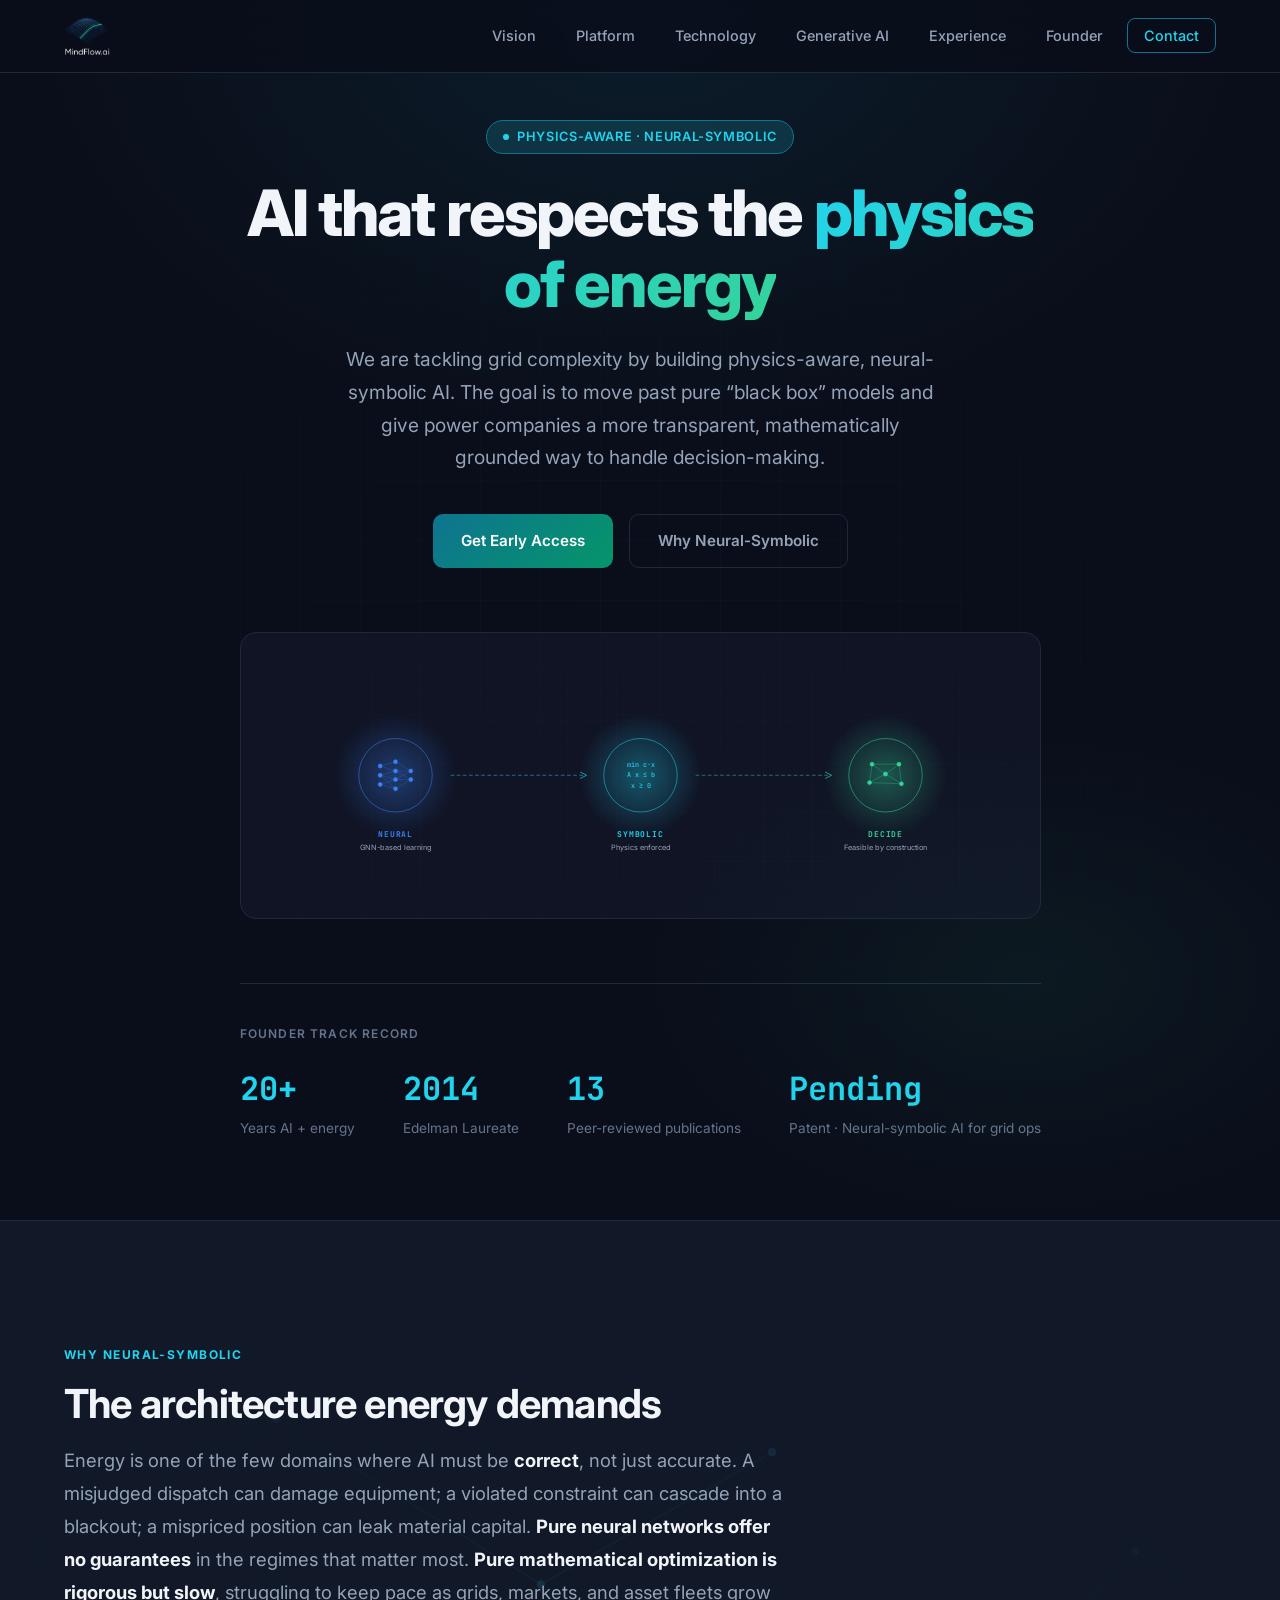
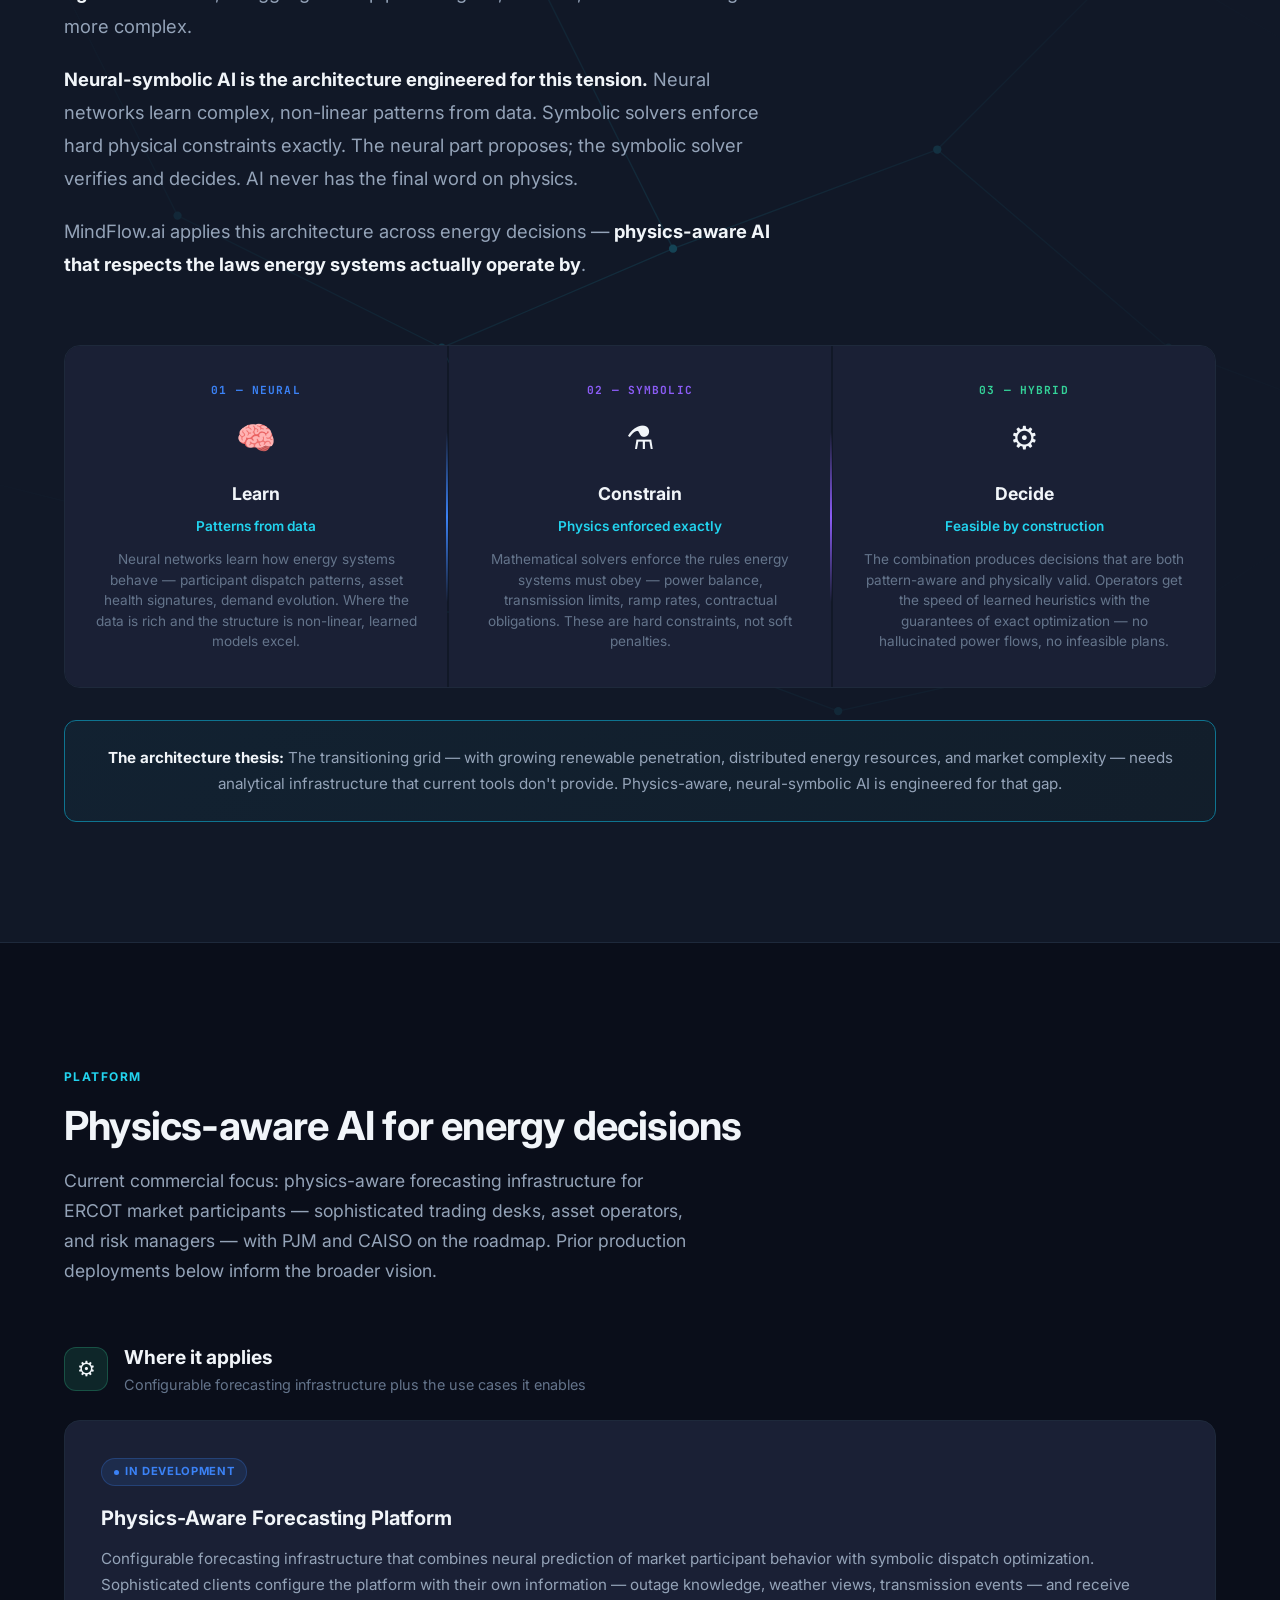
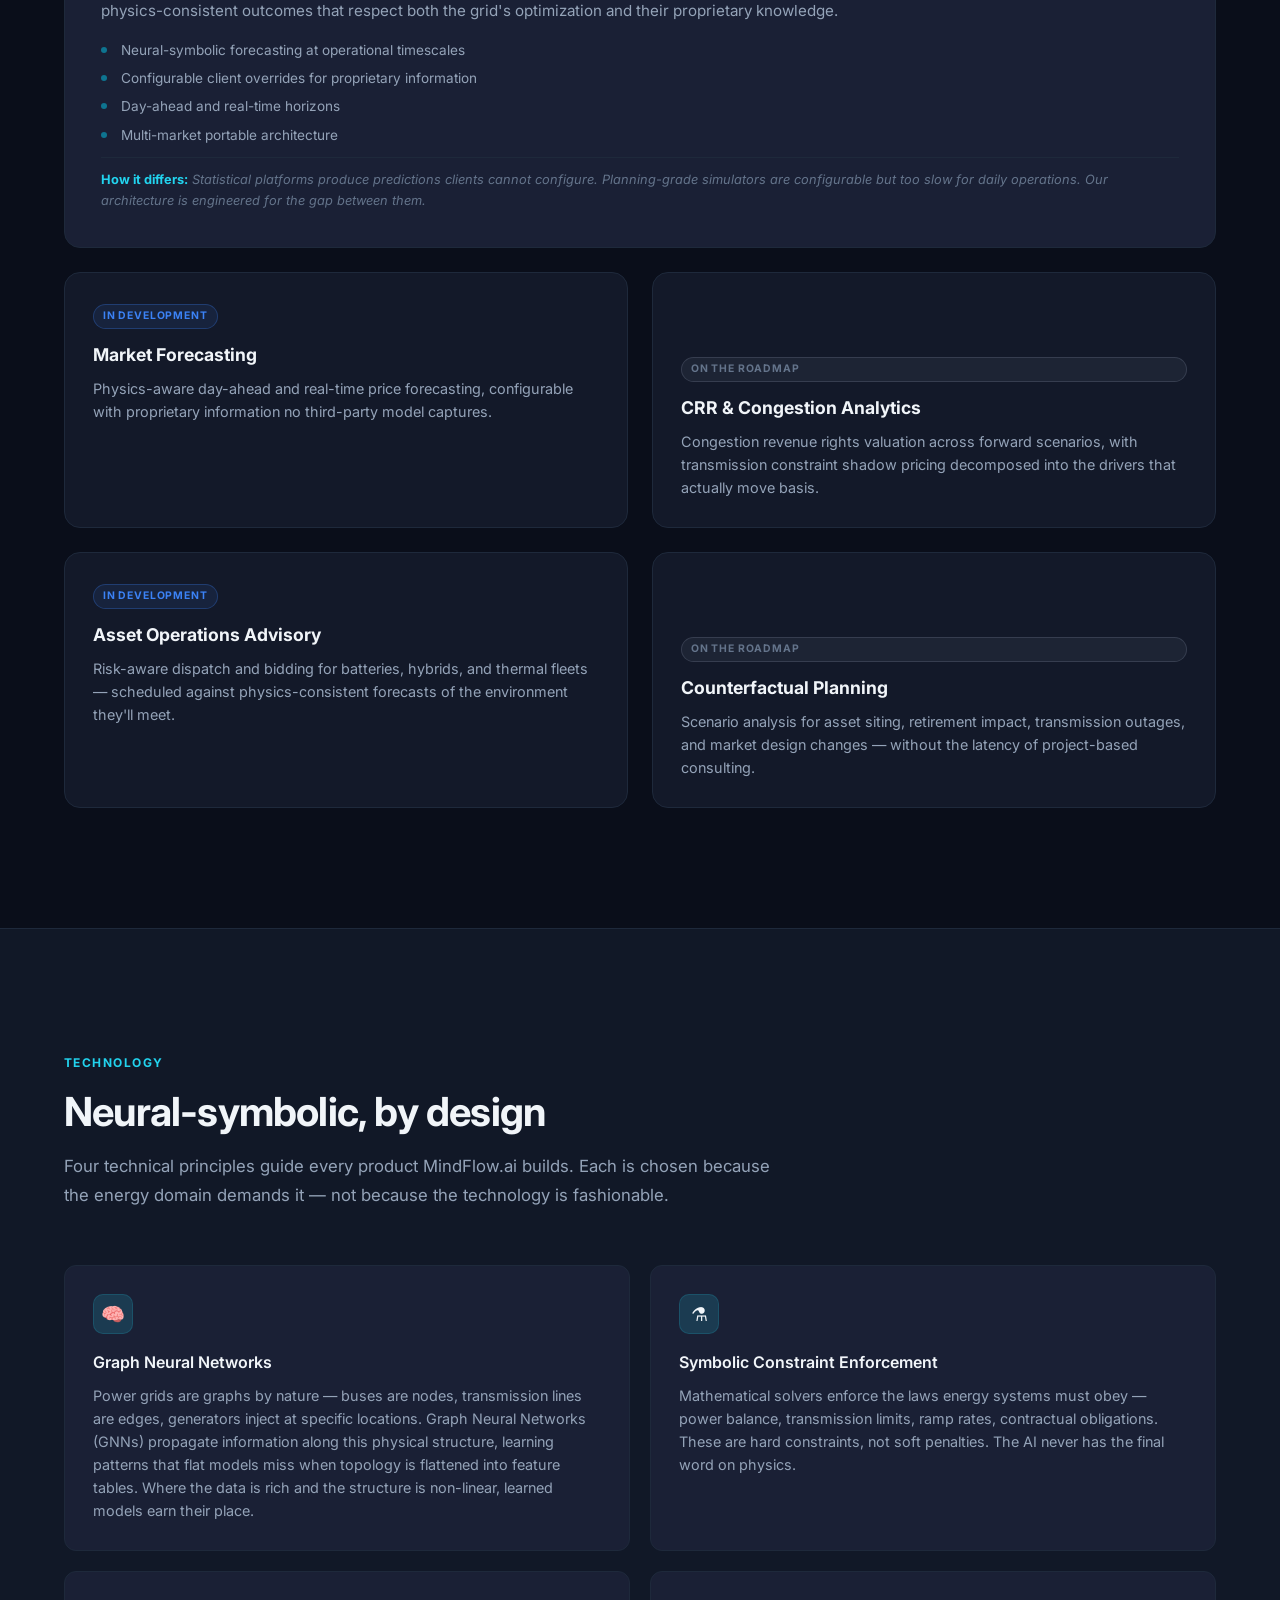
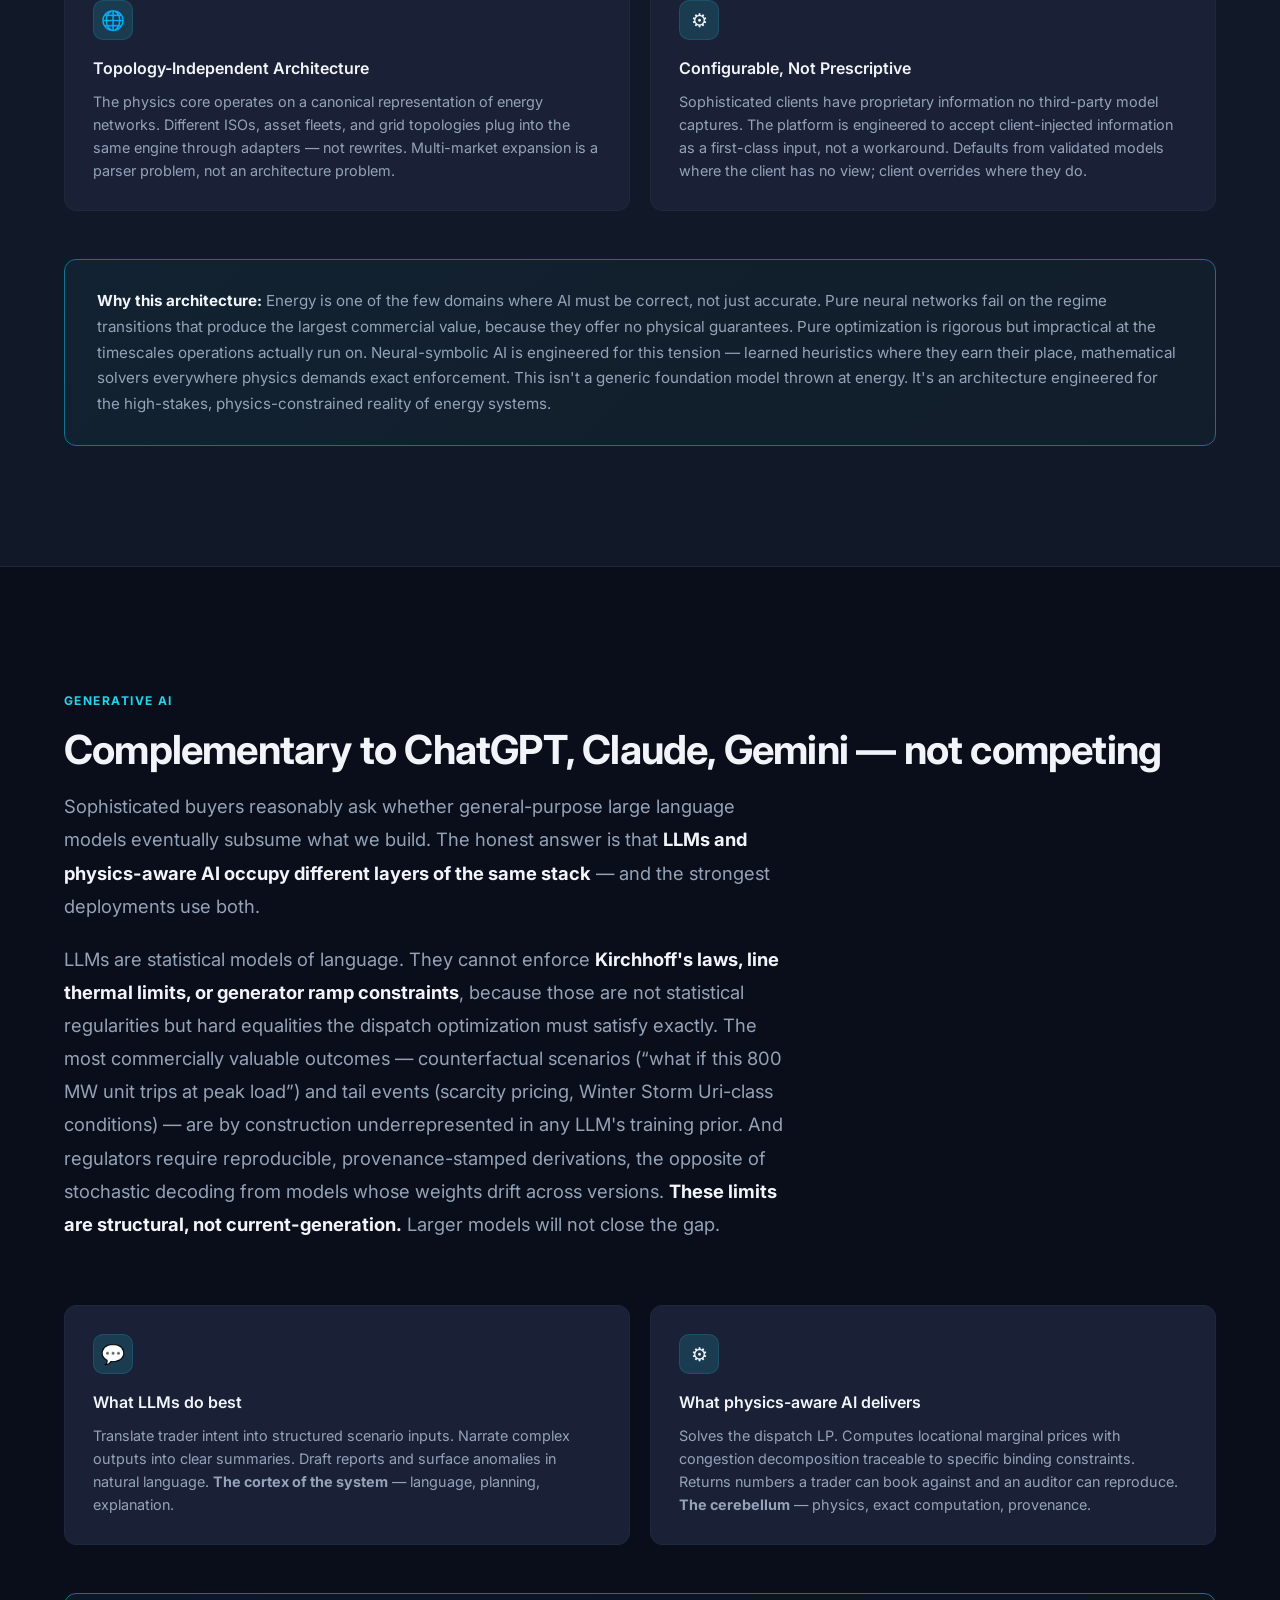
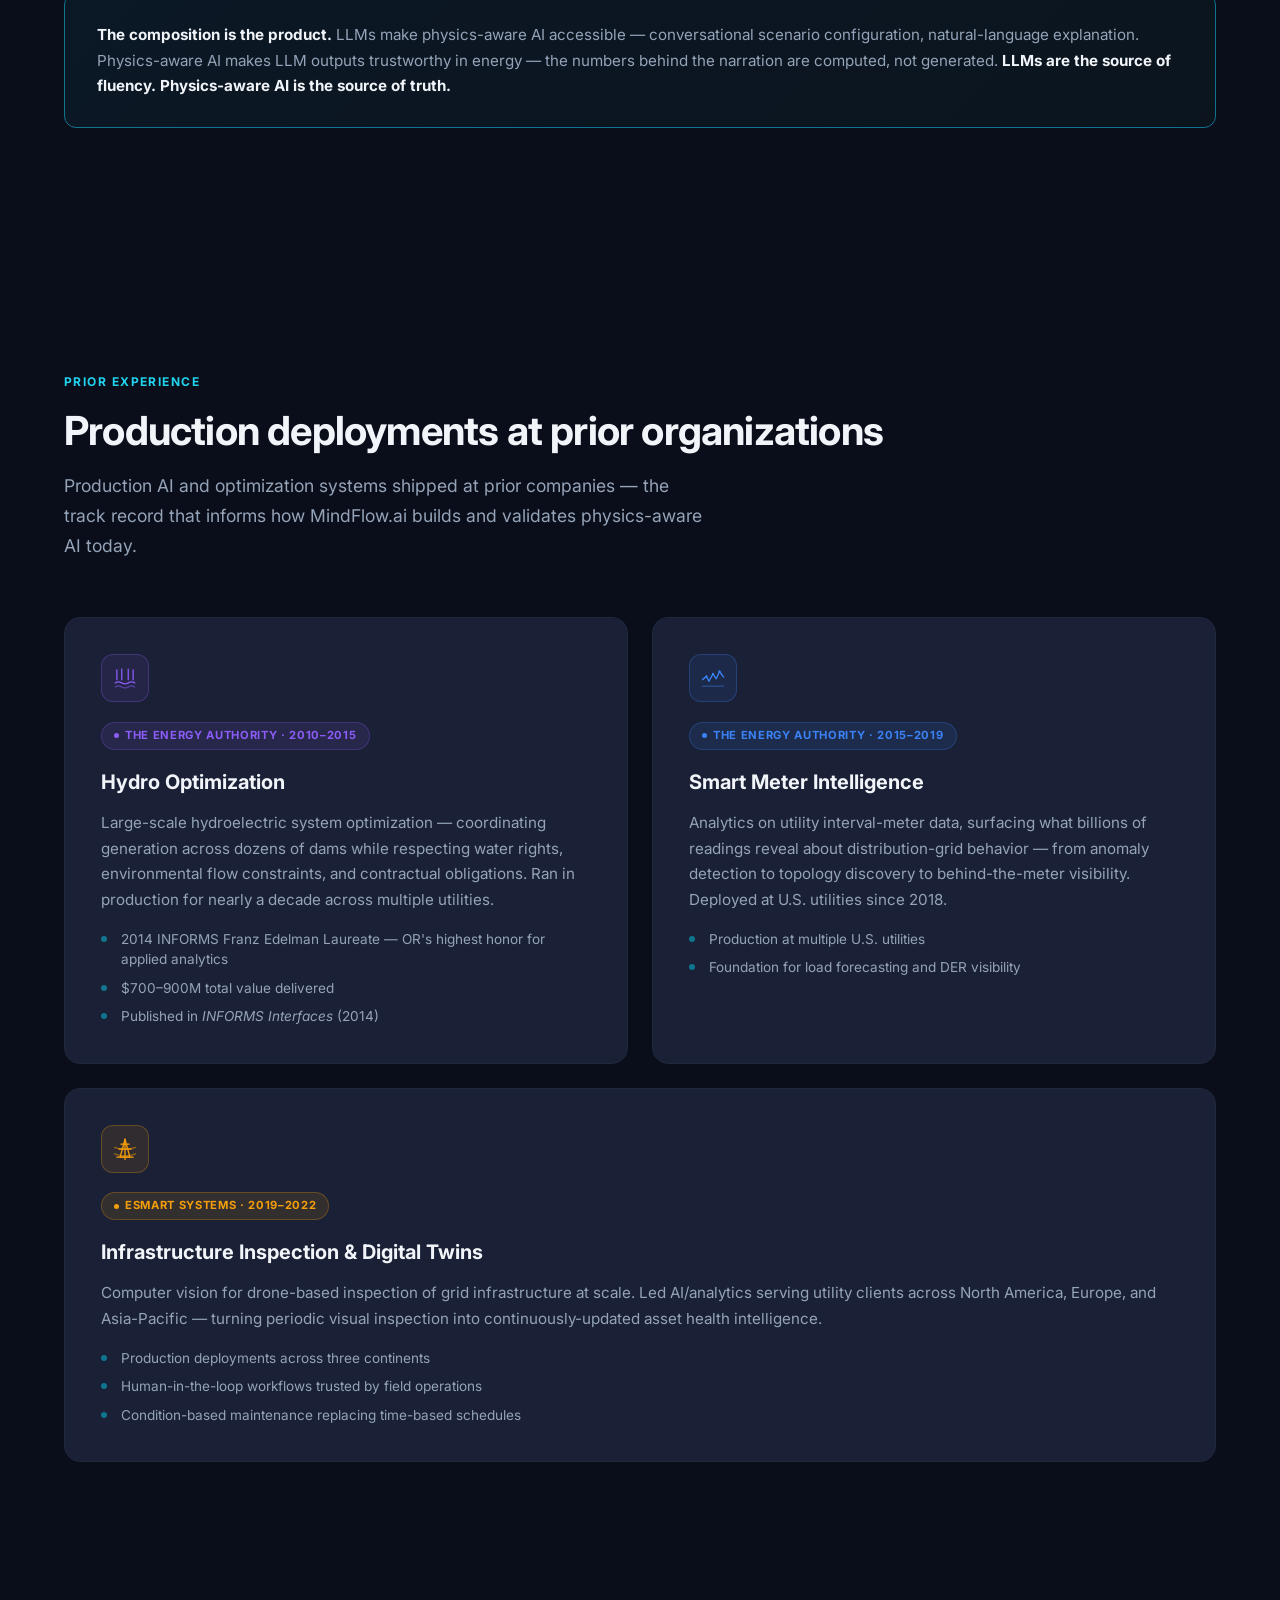
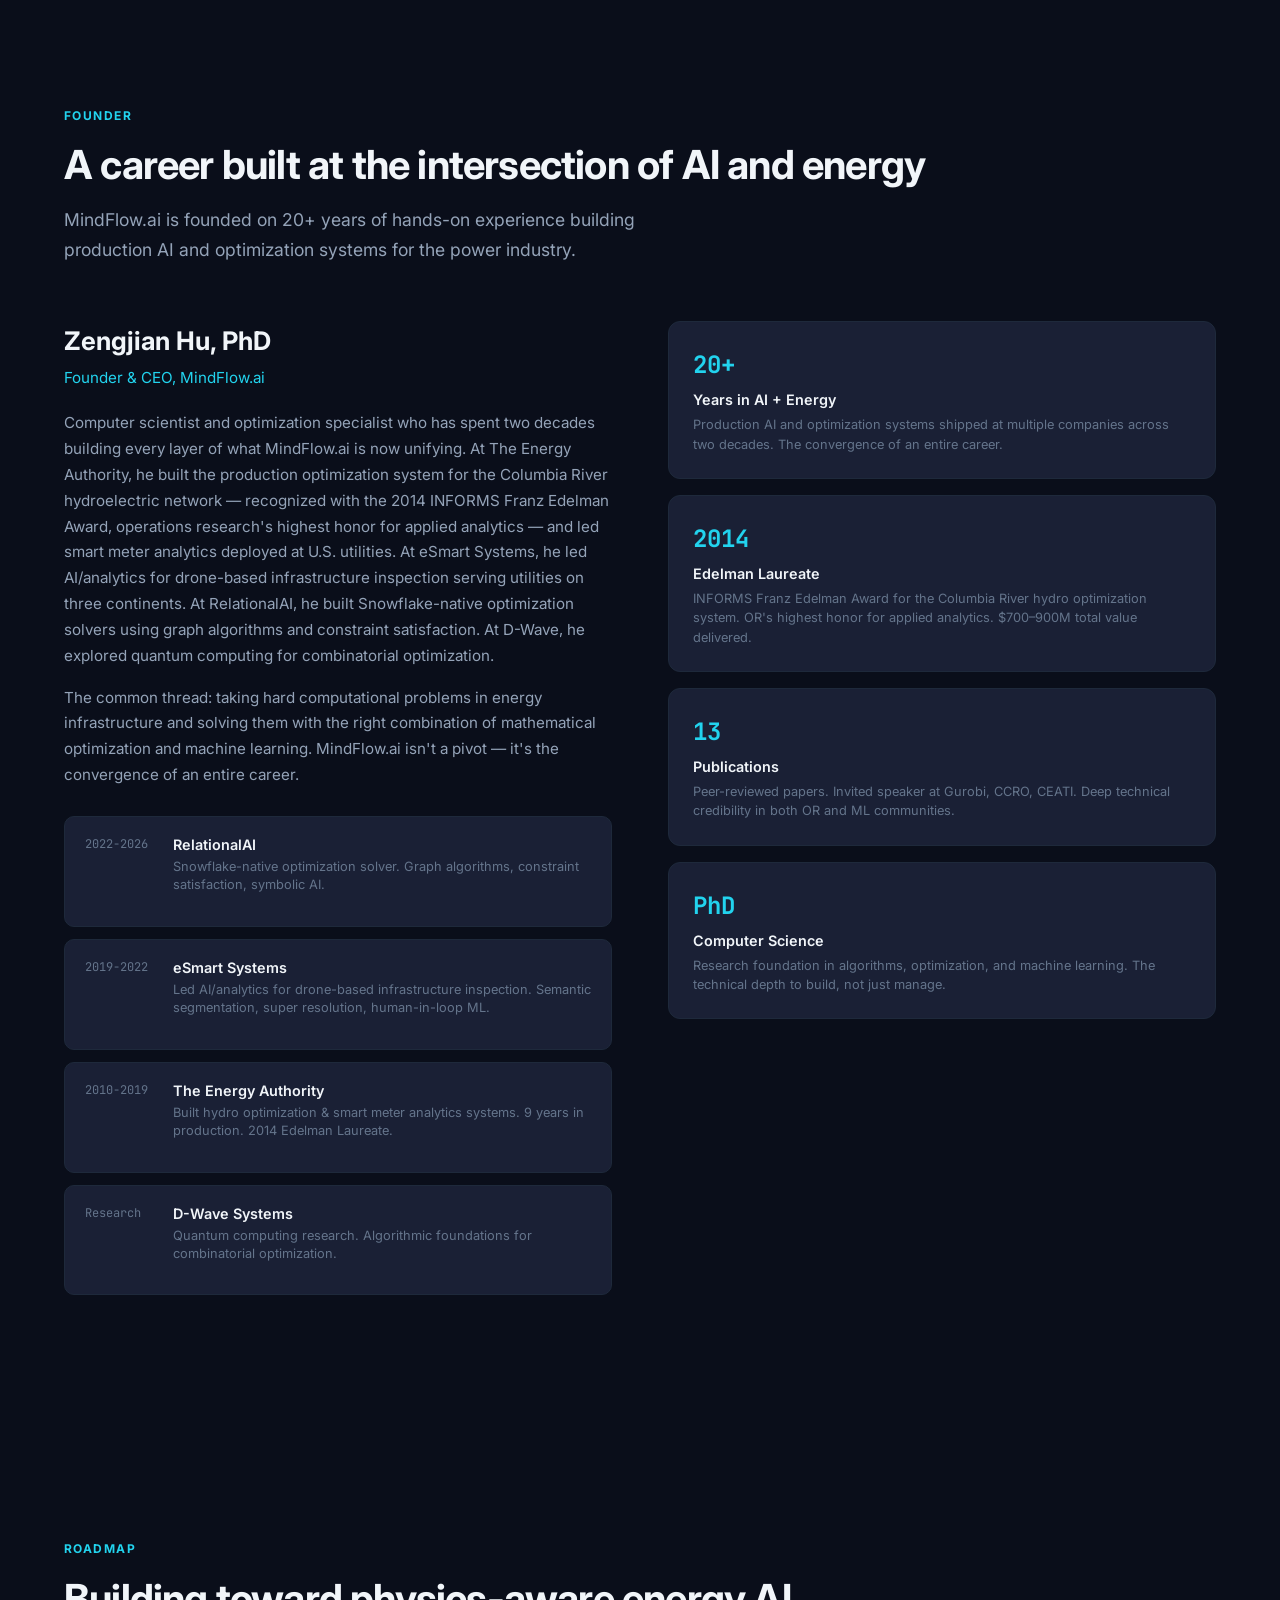
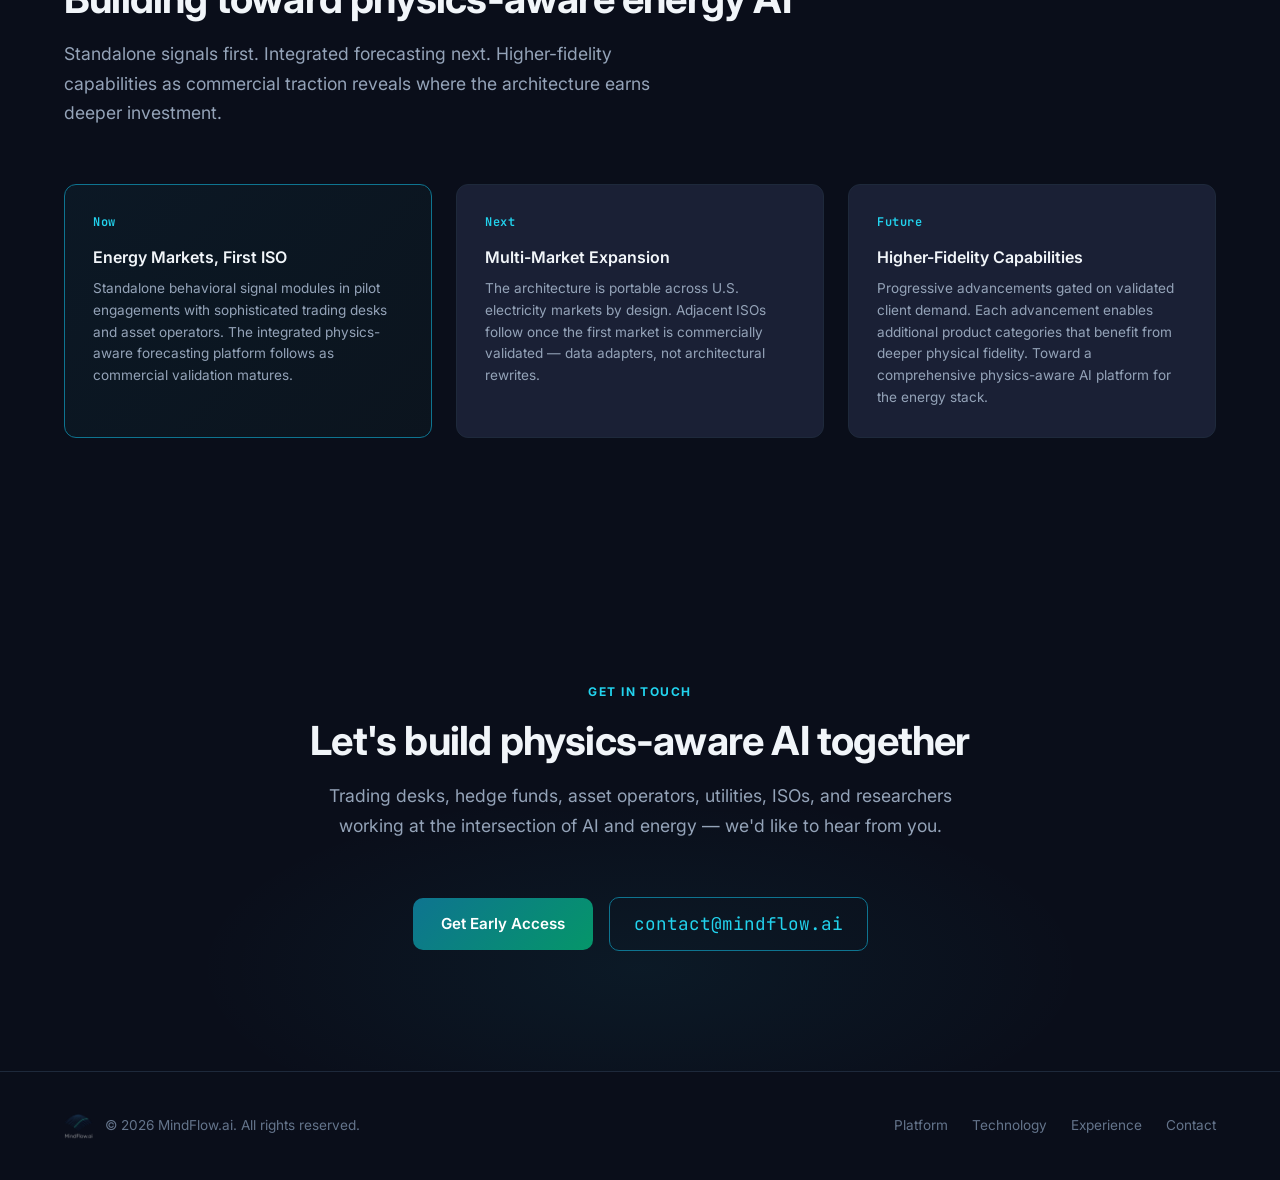
<file: index.html>
<!DOCTYPE html>
<html lang="en">
<head>
    <meta charset="UTF-8">
    <meta name="viewport" content="width=device-width, initial-scale=1.0">
    <title>MindFlow.ai — Physics-Aware, Neural-Symbolic AI for Energy</title>
    <meta name="description" content="MindFlow.ai builds physics-aware, neural-symbolic AI for energy. Neural networks learn patterns; symbolic solvers enforce physical constraints. AI engineered for the high-stakes, mission-critical reality of energy decisions.">
    <link rel="preconnect" href="https://fonts.googleapis.com">
    <link rel="preconnect" href="https://fonts.gstatic.com" crossorigin>
    <link href="https://fonts.googleapis.com/css2?family=Inter:wght@300;400;500;600;700;800&family=JetBrains+Mono:wght@400;500&display=swap" rel="stylesheet">
    <style>
        :root {
            --bg-primary: #0a0e1a;
            --bg-secondary: #111827;
            --bg-card: #1a2035;
            --bg-card-hover: #1f2847;
            --cyan: #22d3ee;
            --cyan-dim: #0e7490;
            --green: #34d399;
            --green-dim: #059669;
            --blue: #3b82f6;
            --purple: #8b5cf6;
            --amber: #f59e0b;
            --amber-dim: #d97706;
            --text-primary: #f1f5f9;
            --text-secondary: #94a3b8;
            --text-muted: #64748b;
            --border: #1e293b;
            --glow-cyan: rgba(34, 211, 238, 0.15);
            --glow-green: rgba(52, 211, 153, 0.15);
        }

        * { margin: 0; padding: 0; box-sizing: border-box; }
        html { scroll-behavior: smooth; }

        body {
            font-family: 'Inter', -apple-system, BlinkMacSystemFont, sans-serif;
            background-color: var(--bg-primary);
            color: var(--text-primary);
            line-height: 1.6;
            overflow-x: hidden;
        }

        .container { max-width: 1200px; margin: 0 auto; padding: 0 24px; }

        /* ── Header ── */
        header {
            position: fixed; top: 0; width: 100%; z-index: 100;
            background: rgba(10, 14, 26, 0.85);
            backdrop-filter: blur(20px);
            border-bottom: 1px solid var(--border);
            transition: background 0.3s;
        }
        header .container { display: flex; justify-content: space-between; align-items: center; height: 72px; }
        .logo { display: flex; align-items: center; gap: 12px; text-decoration: none; }
        .logo img { height: 44px; width: auto; }
        nav ul { display: flex; list-style: none; gap: 8px; }
        nav a { text-decoration: none; color: var(--text-secondary); font-size: 0.9rem; font-weight: 500; padding: 8px 16px; border-radius: 8px; transition: all 0.2s; }
        nav a:hover { color: var(--text-primary); background: rgba(255,255,255,0.05); }
        .nav-cta { color: var(--cyan) !important; border: 1px solid var(--cyan-dim); }
        .nav-cta:hover { background: var(--glow-cyan) !important; }
        .mobile-toggle { display: none; background: none; border: none; color: var(--text-primary); font-size: 1.5rem; cursor: pointer; padding: 8px; }

        /* ── Hero ── */
        #hero { min-height: 100vh; display: flex; align-items: center; position: relative; padding: 120px 0 80px; overflow: hidden; }
        .hero-bg { position: absolute; inset: 0; background: radial-gradient(ellipse 80% 60% at 50% 0%, rgba(34,211,238,0.08) 0%, transparent 60%), radial-gradient(ellipse 60% 40% at 80% 80%, rgba(52,211,153,0.06) 0%, transparent 50%); pointer-events: none; }
        .hero-grid { position: absolute; inset: 0; background-image: linear-gradient(rgba(34,211,238,0.03) 1px, transparent 1px), linear-gradient(90deg, rgba(34,211,238,0.03) 1px, transparent 1px); background-size: 60px 60px; mask-image: radial-gradient(ellipse 70% 50% at 50% 50%, black, transparent); pointer-events: none; }
        .hero-content { position: relative; z-index: 2; max-width: 800px; text-align: center; margin: 0 auto; }
        .hero-sub { margin-left: auto; margin-right: auto; }
        .hero-badge { display: inline-flex; align-items: center; gap: 8px; padding: 6px 16px; border-radius: 100px; border: 1px solid var(--cyan-dim); background: var(--glow-cyan); color: var(--cyan); font-size: 0.8rem; font-weight: 600; letter-spacing: 0.05em; text-transform: uppercase; margin-bottom: 24px; }
        .hero-badge::before { content: ''; width: 6px; height: 6px; border-radius: 50%; background: var(--cyan); animation: pulse-dot 2s infinite; }
        @keyframes pulse-dot { 0%, 100% { opacity: 1; } 50% { opacity: 0.3; } }
        #hero h1 { font-size: clamp(2.5rem, 5vw, 4rem); font-weight: 800; line-height: 1.1; letter-spacing: -0.03em; margin-bottom: 24px; }
        #hero h1 .gradient-text { background: linear-gradient(135deg, var(--cyan) 0%, var(--green) 100%); -webkit-background-clip: text; -webkit-text-fill-color: transparent; background-clip: text; }
        .hero-sub { font-size: 1.2rem; color: var(--text-secondary); max-width: 600px; margin-bottom: 40px; line-height: 1.7; }
        .hero-actions { display: flex; gap: 16px; flex-wrap: wrap; }
        .btn { display: inline-flex; align-items: center; gap: 8px; padding: 14px 28px; border-radius: 10px; font-size: 0.95rem; font-weight: 600; text-decoration: none; transition: all 0.2s; cursor: pointer; border: none; }
        .btn-primary { background: linear-gradient(135deg, var(--cyan-dim), var(--green-dim)); color: white; }
        .btn-primary:hover { box-shadow: 0 0 30px var(--glow-cyan), 0 0 60px rgba(34,211,238,0.1); transform: translateY(-1px); }
        .btn-secondary { background: transparent; color: var(--text-secondary); border: 1px solid var(--border); }
        .btn-secondary:hover { border-color: var(--text-muted); color: var(--text-primary); }
        .hero-actions { justify-content: center; }
        .hero-metrics-wrap { margin-top: 64px; padding-top: 40px; border-top: 1px solid var(--border); }
        .hero-metrics-label { font-size: 0.75rem; font-weight: 600; letter-spacing: 0.1em; text-transform: uppercase; color: var(--text-muted); margin-bottom: 20px; }
        .hero-metrics-row { display: flex; gap: 48px; margin-top: 16px; }
        .hero-metric .number { font-family: 'JetBrains Mono', monospace; font-size: 2rem; font-weight: 700; color: var(--cyan); }
        .hero-metric .label { font-size: 0.85rem; color: var(--text-muted); margin-top: 4px; }

        /* ── Hero architecture illustration ── */
        .hero-illustration { margin-top: 64px; padding: 32px; border-radius: 16px; background: rgba(26, 32, 53, 0.4); border: 1px solid var(--border); position: relative; overflow: hidden; }
        .hero-illustration svg { width: 100%; height: auto; display: block; max-width: 1100px; margin: 0 auto; }
        @keyframes flow-dash { to { stroke-dashoffset: -20; } }
        .hero-illustration .flow-line { animation: flow-dash 2s linear infinite; }
        .hero-illustration .pulse { animation: pulse-ring 3s ease-in-out infinite; transform-origin: center; transform-box: fill-box; }
        @keyframes pulse-ring { 0%, 100% { opacity: 0.6; } 50% { opacity: 1; } }

        .contact-actions { display: flex; gap: 16px; justify-content: center; flex-wrap: wrap; align-items: center; }

        /* ── Prior Experience card icons ── */
        .card-glyph { width: 48px; height: 48px; border-radius: 12px; display: flex; align-items: center; justify-content: center; margin-bottom: 18px; }
        .card-glyph.hydro { background: rgba(139,92,246,0.10); border: 1px solid rgba(139,92,246,0.28); }
        .card-glyph.hydro svg { color: #8b5cf6; }
        .card-glyph.meter { background: rgba(59,130,246,0.10); border: 1px solid rgba(59,130,246,0.28); }
        .card-glyph.meter svg { color: #3b82f6; }
        .card-glyph.drone { background: rgba(245,158,11,0.10); border: 1px solid rgba(245,158,11,0.28); }
        .card-glyph.drone svg { color: #f59e0b; }
        .card-glyph svg { width: 26px; height: 26px; display: block; }

        /* ── Vision section abstract grid background ── */
        #vision { position: relative; overflow: hidden; }
        .vision-network-bg { position: absolute; inset: 0; pointer-events: none; opacity: 0.35; mask-image: radial-gradient(ellipse 70% 70% at 50% 50%, rgba(0,0,0,0.7), transparent 80%); -webkit-mask-image: radial-gradient(ellipse 70% 70% at 50% 50%, rgba(0,0,0,0.7), transparent 80%); }
        .vision-network-bg svg { width: 100%; height: 100%; display: block; }
        #vision .container { position: relative; z-index: 1; }

        /* ── Section commons ── */
        section { padding: 120px 0; }
        .section-label { display: inline-block; font-size: 0.75rem; font-weight: 700; letter-spacing: 0.12em; text-transform: uppercase; color: var(--cyan); margin-bottom: 16px; }
        .section-title { font-size: clamp(1.8rem, 3.5vw, 2.5rem); font-weight: 700; letter-spacing: -0.02em; margin-bottom: 16px; line-height: 1.2; }
        .section-desc { color: var(--text-secondary); font-size: 1.1rem; max-width: 640px; margin-bottom: 56px; line-height: 1.7; }

        /* ── Vision Section ── */
        #vision { background: var(--bg-secondary); border-top: 1px solid var(--border); border-bottom: 1px solid var(--border); }
        .vision-content { max-width: 720px; margin-bottom: 64px; }
        .vision-content p { font-size: 1.15rem; color: var(--text-secondary); line-height: 1.8; margin-bottom: 20px; }
        .vision-content p strong { color: var(--text-primary); }

        /* ── Sense / Understand / Optimize Loop ── */
        .loop-visual {
            display: grid;
            grid-template-columns: repeat(3, 1fr);
            gap: 2px;
            border-radius: 16px;
            overflow: hidden;
            border: 1px solid var(--border);
            position: relative;
        }

        .loop-step {
            background: var(--bg-card);
            padding: 36px 28px;
            text-align: center;
            position: relative;
            transition: all 0.3s;
        }

        .loop-step:hover {
            background: var(--bg-card-hover);
        }

        .loop-step::after {
            content: '';
            position: absolute;
            right: -1px;
            top: 25%;
            height: 50%;
            width: 2px;
        }

        .loop-step:last-child::after { display: none; }

        .loop-step.sense::after { background: linear-gradient(180deg, transparent, var(--blue), transparent); }
        .loop-step.understand::after { background: linear-gradient(180deg, transparent, var(--purple), transparent); }

        .loop-step-number {
            font-family: 'JetBrains Mono', monospace;
            font-size: 0.7rem;
            font-weight: 700;
            letter-spacing: 0.1em;
            text-transform: uppercase;
            margin-bottom: 12px;
        }

        .loop-step.sense .loop-step-number { color: var(--blue); }
        .loop-step.understand .loop-step-number { color: var(--purple); }
        .loop-step.optimize .loop-step-number { color: var(--green); }

        .loop-icon { font-size: 2rem; margin-bottom: 16px; }

        .loop-step h3 {
            font-size: 1.1rem;
            font-weight: 700;
            margin-bottom: 8px;
        }

        .loop-step .loop-subtitle {
            font-size: 0.85rem;
            color: var(--cyan);
            font-weight: 600;
            margin-bottom: 12px;
        }

        .loop-step p {
            font-size: 0.85rem;
            color: var(--text-muted);
            line-height: 1.5;
        }

        .loop-convergence {
            margin-top: 32px;
            padding: 24px 32px;
            background: linear-gradient(135deg, rgba(34,211,238,0.05), rgba(52,211,153,0.03));
            border: 1px solid var(--cyan-dim);
            border-radius: 12px;
            text-align: center;
        }

        .loop-convergence p {
            font-size: 0.95rem;
            color: var(--text-secondary);
            line-height: 1.7;
        }

        .loop-convergence strong {
            color: var(--text-primary);
        }

        /* ── Capabilities (Sense / Understand / Optimize) ── */
        .capability-group {
            margin-bottom: 64px;
        }

        .capability-group:last-child {
            margin-bottom: 0;
        }

        .capability-group-header {
            display: flex;
            align-items: center;
            gap: 16px;
            margin-bottom: 24px;
        }

        .capability-group-icon {
            width: 44px;
            height: 44px;
            border-radius: 12px;
            display: flex;
            align-items: center;
            justify-content: center;
            font-size: 1.3rem;
            flex-shrink: 0;
        }

        .group-sense .capability-group-icon { background: rgba(59,130,246,0.12); border: 1px solid rgba(59,130,246,0.25); }
        .group-understand .capability-group-icon { background: rgba(139,92,246,0.12); border: 1px solid rgba(139,92,246,0.25); }
        .group-optimize .capability-group-icon { background: rgba(52,211,153,0.12); border: 1px solid rgba(52,211,153,0.25); }

        .capability-group-header h3 {
            font-size: 1.2rem;
            font-weight: 700;
        }

        .capability-group-header p {
            font-size: 0.9rem;
            color: var(--text-muted);
        }

        .products-grid {
            display: grid;
            grid-template-columns: repeat(2, 1fr);
            gap: 24px;
        }

        .product-card {
            background: var(--bg-card);
            border: 1px solid var(--border);
            border-radius: 16px;
            padding: 36px;
            transition: all 0.3s;
            position: relative;
        }

        .product-card:hover {
            border-color: var(--cyan-dim);
            transform: translateY(-4px);
            box-shadow: 0 20px 40px rgba(0,0,0,0.3);
        }

        .product-card.full-width {
            grid-column: 1 / -1;
        }

        .product-card.use-case {
            padding: 28px;
            background: rgba(26, 32, 53, 0.6);
        }
        .product-card.use-case h3 { font-size: 1.1rem; margin-bottom: 8px; }
        .product-card.use-case > p { font-size: 0.9rem; line-height: 1.6; margin-bottom: 0; color: var(--text-secondary); }
        .use-case-badge { display: inline-block; font-size: 0.65rem; font-weight: 700; letter-spacing: 0.08em; text-transform: uppercase; padding: 3px 9px; border-radius: 100px; margin-bottom: 12px; }
        .use-case-badge.in-dev { background: rgba(59,130,246,0.10); color: var(--blue); border: 1px solid rgba(59,130,246,0.28); }
        .use-case-badge.roadmap { background: rgba(148,163,184,0.08); color: var(--text-muted); border: 1px solid rgba(148,163,184,0.20); }

        .maturity-badge {
            display: inline-flex;
            align-items: center;
            gap: 6px;
            padding: 4px 12px;
            border-radius: 100px;
            font-size: 0.7rem;
            font-weight: 700;
            letter-spacing: 0.06em;
            text-transform: uppercase;
            margin-bottom: 16px;
        }

        .maturity-badge::before { content: ''; width: 5px; height: 5px; border-radius: 50%; }
        .badge-shipped { background: rgba(52,211,153,0.12); color: var(--green); border: 1px solid rgba(52,211,153,0.25); }
        .badge-shipped::before { background: var(--green); }
        .badge-research { background: rgba(59,130,246,0.12); color: var(--blue); border: 1px solid rgba(59,130,246,0.25); }
        .badge-research::before { background: var(--blue); }
        .badge-proven { background: rgba(139,92,246,0.12); color: var(--purple); border: 1px solid rgba(139,92,246,0.25); }
        .badge-proven::before { background: var(--purple); }
        .badge-experience { background: rgba(245,158,11,0.12); color: var(--amber); border: 1px solid rgba(245,158,11,0.25); }
        .badge-experience::before { background: var(--amber); }

        .product-card h3 { font-size: 1.25rem; font-weight: 700; margin-bottom: 12px; }
        .product-card > p { font-size: 0.95rem; color: var(--text-secondary); line-height: 1.7; margin-bottom: 16px; }

        .product-highlights { list-style: none; display: flex; flex-direction: column; gap: 8px; }
        .product-highlights li { font-size: 0.85rem; color: var(--text-secondary); padding-left: 20px; position: relative; line-height: 1.5; }
        .product-highlights li::before { content: ''; position: absolute; left: 0; top: 7px; width: 6px; height: 6px; border-radius: 50%; background: var(--cyan-dim); }

        .product-card .tech-tag { display: inline-block; font-family: 'JetBrains Mono', monospace; font-size: 0.75rem; padding: 4px 10px; border-radius: 6px; margin-top: 16px; margin-right: 6px; background: rgba(255,255,255,0.04); border: 1px solid var(--border); color: var(--text-muted); }

        /* ── World Model callout ── */
        .world-model-feed {
            margin-top: 12px;
            padding-top: 12px;
            border-top: 1px solid var(--border);
            font-size: 0.8rem;
            color: var(--text-muted);
            font-style: italic;
        }

        .world-model-feed strong {
            color: var(--cyan);
            font-style: normal;
        }

        /* ── Technology Section ── */
        #technology { background: var(--bg-secondary); border-top: 1px solid var(--border); border-bottom: 1px solid var(--border); }
        .tech-intro { max-width: 720px; margin-bottom: 56px; }
        .tech-intro p { font-size: 1.05rem; color: var(--text-secondary); line-height: 1.7; margin-bottom: 16px; }
        .tech-intro p strong { color: var(--text-primary); }

        .tech-grid { display: grid; grid-template-columns: repeat(2, 1fr); gap: 20px; }
        .tech-card { background: var(--bg-card); border: 1px solid var(--border); border-radius: 12px; padding: 28px; transition: all 0.3s; }
        .tech-card:hover { border-color: var(--cyan-dim); }
        .tech-card-icon { width: 40px; height: 40px; border-radius: 10px; display: flex; align-items: center; justify-content: center; font-size: 1.2rem; margin-bottom: 16px; background: var(--glow-cyan); border: 1px solid rgba(34,211,238,0.15); }
        .tech-card h3 { font-size: 1rem; font-weight: 600; margin-bottom: 8px; color: var(--text-primary); }
        .tech-card p { font-size: 0.9rem; color: var(--text-secondary); line-height: 1.6; }

        .tech-founder-note { margin-top: 48px; padding: 28px 32px; background: linear-gradient(135deg, rgba(34,211,238,0.05), rgba(52,211,153,0.03)); border: 1px solid var(--cyan-dim); border-radius: 12px; }
        .tech-founder-note p { font-size: 0.95rem; color: var(--text-secondary); line-height: 1.7; }
        .tech-founder-note strong { color: var(--text-primary); }

        /* ── Founder ── */
        .founder-layout { display: grid; grid-template-columns: 1fr 1fr; gap: 56px; align-items: start; }
        .founder-bio h3 { font-size: 1.6rem; font-weight: 700; margin-bottom: 4px; }
        .founder-bio .founder-title { font-size: 0.95rem; color: var(--cyan); margin-bottom: 20px; }
        .founder-bio p { font-size: 0.95rem; color: var(--text-secondary); line-height: 1.7; margin-bottom: 16px; }
        .founder-roles { display: flex; flex-direction: column; gap: 12px; margin-top: 28px; }
        .founder-role { display: flex; gap: 16px; align-items: flex-start; padding: 16px 20px; background: var(--bg-card); border: 1px solid var(--border); border-radius: 10px; transition: all 0.3s; }
        .founder-role:hover { border-color: var(--cyan-dim); }
        .role-years { font-family: 'JetBrains Mono', monospace; font-size: 0.75rem; color: var(--text-muted); white-space: nowrap; padding-top: 2px; min-width: 72px; }
        .role-info h4 { font-size: 0.9rem; font-weight: 600; margin-bottom: 2px; }
        .role-info p { font-size: 0.8rem; color: var(--text-muted); line-height: 1.4; }
        .founder-credentials { display: flex; flex-direction: column; gap: 16px; }
        .credential-card { background: var(--bg-card); border: 1px solid var(--border); border-radius: 12px; padding: 24px; transition: all 0.3s; }
        .credential-card:hover { border-color: var(--cyan-dim); }
        .credential-card .cred-value { font-family: 'JetBrains Mono', monospace; font-size: 1.5rem; font-weight: 700; color: var(--cyan); margin-bottom: 4px; }
        .credential-card h4 { font-size: 0.9rem; font-weight: 600; margin-bottom: 4px; }
        .credential-card p { font-size: 0.8rem; color: var(--text-muted); line-height: 1.5; }

        /* ── Roadmap ── */
        .roadmap { display: grid; grid-template-columns: repeat(3, 1fr); gap: 24px; margin-top: 56px; }
        .roadmap-phase { padding: 28px; border-radius: 12px; border: 1px solid var(--border); background: var(--bg-card); position: relative; }
        .roadmap-phase .phase-label { font-family: 'JetBrains Mono', monospace; font-size: 0.75rem; font-weight: 600; color: var(--cyan); letter-spacing: 0.05em; margin-bottom: 12px; }
        .roadmap-phase h3 { font-size: 1rem; font-weight: 600; margin-bottom: 8px; }
        .roadmap-phase p { font-size: 0.85rem; color: var(--text-secondary); line-height: 1.6; }
        .roadmap-phase.active { border-color: var(--cyan-dim); background: linear-gradient(135deg, rgba(34,211,238,0.05), rgba(52,211,153,0.03)); }

        /* ── Contact ── */
        #contact { text-align: center; position: relative; }
        #contact .section-desc { margin-left: auto; margin-right: auto; }
        .contact-glow { position: absolute; inset: 0; background: radial-gradient(ellipse 50% 50% at 50% 80%, rgba(34,211,238,0.06) 0%, transparent 70%); pointer-events: none; }
        #contact .container { position: relative; z-index: 2; }
        .contact-email { font-family: 'JetBrains Mono', monospace; font-size: 1.1rem; color: var(--cyan); text-decoration: none; padding: 12px 24px; border: 1px solid var(--cyan-dim); border-radius: 10px; display: inline-block; transition: all 0.2s; }
        .contact-email:hover { background: var(--glow-cyan); box-shadow: 0 0 30px var(--glow-cyan); }

        /* ── Footer ── */
        footer { border-top: 1px solid var(--border); padding: 40px 0; }
        .footer-inner { display: flex; justify-content: space-between; align-items: center; }
        .footer-left { display: flex; align-items: center; gap: 12px; }
        .footer-left img { height: 28px; opacity: 0.6; }
        .footer-copy { font-size: 0.85rem; color: var(--text-muted); }
        .footer-links { display: flex; gap: 24px; }
        .footer-links a { font-size: 0.85rem; color: var(--text-muted); text-decoration: none; transition: color 0.2s; }
        .footer-links a:hover { color: var(--text-secondary); }

        /* ── Responsive ── */
        @media (max-width: 1024px) {
            .loop-visual { grid-template-columns: 1fr; }
            .loop-step::after { display: none; }
            .founder-layout { grid-template-columns: 1fr; }
        }

        @media (max-width: 768px) {
            .mobile-toggle { display: block; }
            nav { display: none; position: absolute; top: 72px; left: 0; right: 0; background: var(--bg-primary); border-bottom: 1px solid var(--border); padding: 16px; }
            nav.open { display: block; }
            nav ul { flex-direction: column; gap: 4px; }
            nav a { display: block; padding: 12px 16px; }
            .hero-metrics-row { flex-direction: column; gap: 24px; }
            .products-grid { grid-template-columns: 1fr; }
            .tech-grid { grid-template-columns: 1fr; }
            .roadmap { grid-template-columns: 1fr; }
            .footer-inner { flex-direction: column; gap: 16px; text-align: center; }
            .hero-actions { flex-direction: column; align-items: flex-start; }
        }

        /* ── Animations ── */
        .fade-in { opacity: 0; transform: translateY(24px); transition: opacity 0.6s ease, transform 0.6s ease; }
        .fade-in.visible { opacity: 1; transform: translateY(0); }
    </style>
</head>
<body>

    <!-- Header -->
    <header>
        <div class="container">
            <a href="#" class="logo">
                <img src="logo/mindflow2.png" alt="MindFlow.ai">
            </a>
            <button class="mobile-toggle" onclick="document.querySelector('nav').classList.toggle('open')" aria-label="Toggle menu">&#9776;</button>
            <nav>
                <ul>
                    <li><a href="#vision">Vision</a></li>
                    <li><a href="#capabilities">Platform</a></li>
                    <li><a href="#technology">Technology</a></li>
                    <li><a href="#generative-ai">Generative AI</a></li>
                    <li><a href="#experience">Experience</a></li>
                    <li><a href="#founder">Founder</a></li>
                    <li><a href="#contact" class="nav-cta">Contact</a></li>
                </ul>
            </nav>
        </div>
    </header>

    <main>

        <!-- Hero -->
        <section id="hero">
            <div class="hero-bg"></div>
            <div class="hero-grid"></div>
            <div class="container">
                <div class="hero-content">
                    <div class="hero-badge">Physics-Aware &middot; Neural-Symbolic</div>
                    <h1>
                        AI that respects the <span class="gradient-text">physics of energy</span>
                    </h1>
                    <p class="hero-sub">
                        We are tackling grid complexity by building physics-aware, neural-symbolic AI. The goal is to move past pure &ldquo;black box&rdquo; models and give power companies a more transparent, mathematically grounded way to handle decision-making.
                    </p>
                    <div class="hero-actions">
                        <a href="mailto:contact@mindflow.ai?subject=Early%20access%20request" class="btn btn-primary">Get Early Access</a>
                        <a href="#vision" class="btn btn-secondary">Why Neural-Symbolic</a>
                    </div>
                </div>
                <div class="hero-illustration fade-in">
                    <svg viewBox="0 0 1200 360" xmlns="http://www.w3.org/2000/svg" preserveAspectRatio="xMidYMid meet" role="img" aria-labelledby="archTitle archDesc">
                        <title id="archTitle">Physics-aware AI architecture</title>
                        <desc id="archDesc">Neural pattern learning combined with symbolic constraint enforcement produces physics-aware decisions for energy systems.</desc>
                        <defs>
                            <pattern id="bggrid" width="40" height="40" patternUnits="userSpaceOnUse">
                                <path d="M 40 0 L 0 0 0 40" fill="none" stroke="#22d3ee" stroke-width="0.5" opacity="0.08"/>
                            </pattern>
                            <radialGradient id="neuralGrad" cx="50%" cy="50%" r="50%">
                                <stop offset="0%" stop-color="#3b82f6" stop-opacity="0.35"/>
                                <stop offset="100%" stop-color="#3b82f6" stop-opacity="0"/>
                            </radialGradient>
                            <radialGradient id="symbolicGrad" cx="50%" cy="50%" r="50%">
                                <stop offset="0%" stop-color="#22d3ee" stop-opacity="0.35"/>
                                <stop offset="100%" stop-color="#22d3ee" stop-opacity="0"/>
                            </radialGradient>
                            <radialGradient id="decisionGrad" cx="50%" cy="50%" r="50%">
                                <stop offset="0%" stop-color="#34d399" stop-opacity="0.35"/>
                                <stop offset="100%" stop-color="#34d399" stop-opacity="0"/>
                            </radialGradient>
                        </defs>

                        <rect width="1200" height="360" fill="url(#bggrid)"/>

                        <!-- Connecting flow lines -->
                        <line class="flow-line" x1="290" y1="180" x2="510" y2="180" stroke="#22d3ee" stroke-width="1.6" stroke-dasharray="6 4" opacity="0.5"/>
                        <path d="M 502 175 L 512 180 L 502 185" stroke="#22d3ee" stroke-width="1.6" fill="none" opacity="0.7" stroke-linejoin="round" stroke-linecap="round"/>
                        <line class="flow-line" x1="690" y1="180" x2="910" y2="180" stroke="#34d399" stroke-width="1.6" stroke-dasharray="6 4" opacity="0.5"/>
                        <path d="M 902 175 L 912 180 L 902 185" stroke="#34d399" stroke-width="1.6" fill="none" opacity="0.7" stroke-linejoin="round" stroke-linecap="round"/>

                        <!-- NEURAL -->
                        <g transform="translate(200, 180)">
                            <circle r="100" fill="url(#neuralGrad)" class="pulse"/>
                            <circle r="60" fill="none" stroke="#3b82f6" stroke-width="1.5" opacity="0.55"/>
                            <g stroke="#3b82f6" fill="#3b82f6">
                                <g opacity="0.35">
                                    <line x1="-25" y1="-15" x2="0" y2="-22"/>
                                    <line x1="-25" y1="-15" x2="0" y2="-7"/>
                                    <line x1="-25" y1="0" x2="0" y2="-7"/>
                                    <line x1="-25" y1="0" x2="0" y2="7"/>
                                    <line x1="-25" y1="0" x2="0" y2="22"/>
                                    <line x1="-25" y1="15" x2="0" y2="7"/>
                                    <line x1="-25" y1="15" x2="0" y2="22"/>
                                    <line x1="0" y1="-22" x2="25" y2="-7"/>
                                    <line x1="0" y1="-7" x2="25" y2="-7"/>
                                    <line x1="0" y1="-7" x2="25" y2="7"/>
                                    <line x1="0" y1="7" x2="25" y2="-7"/>
                                    <line x1="0" y1="7" x2="25" y2="7"/>
                                    <line x1="0" y1="22" x2="25" y2="7"/>
                                </g>
                                <circle cx="-25" cy="-15" r="3.2"/>
                                <circle cx="-25" cy="0" r="3.2"/>
                                <circle cx="-25" cy="15" r="3.2"/>
                                <circle cx="0" cy="-22" r="3.2"/>
                                <circle cx="0" cy="-7" r="3.2"/>
                                <circle cx="0" cy="7" r="3.2"/>
                                <circle cx="0" cy="22" r="3.2"/>
                                <circle cx="25" cy="-7" r="3.2"/>
                                <circle cx="25" cy="7" r="3.2"/>
                            </g>
                            <text x="0" y="100" text-anchor="middle" fill="#3b82f6" font-family="'JetBrains Mono', monospace" font-size="13" font-weight="700" letter-spacing="0.12em">NEURAL</text>
                            <text x="0" y="122" text-anchor="middle" fill="#94a3b8" font-family="Inter, sans-serif" font-size="12">GNN-based learning</text>
                        </g>

                        <!-- SYMBOLIC -->
                        <g transform="translate(600, 180)">
                            <circle r="100" fill="url(#symbolicGrad)" class="pulse" style="animation-delay: 1s"/>
                            <circle r="60" fill="none" stroke="#22d3ee" stroke-width="1.5" opacity="0.55"/>
                            <text x="0" y="-14" text-anchor="middle" fill="#22d3ee" font-family="'JetBrains Mono', monospace" font-size="11" font-weight="600" opacity="0.9">min c&#183;x</text>
                            <text x="0" y="3" text-anchor="middle" fill="#22d3ee" font-family="'JetBrains Mono', monospace" font-size="11" font-weight="600" opacity="0.9">A x &#8804; b</text>
                            <text x="0" y="20" text-anchor="middle" fill="#22d3ee" font-family="'JetBrains Mono', monospace" font-size="11" font-weight="600" opacity="0.9">x &#8805; 0</text>
                            <text x="0" y="100" text-anchor="middle" fill="#22d3ee" font-family="'JetBrains Mono', monospace" font-size="13" font-weight="700" letter-spacing="0.12em">SYMBOLIC</text>
                            <text x="0" y="122" text-anchor="middle" fill="#94a3b8" font-family="Inter, sans-serif" font-size="12">Physics enforced</text>
                        </g>

                        <!-- DECIDE -->
                        <g transform="translate(1000, 180)">
                            <circle r="100" fill="url(#decisionGrad)" class="pulse" style="animation-delay: 2s"/>
                            <circle r="60" fill="none" stroke="#34d399" stroke-width="1.5" opacity="0.55"/>
                            <g stroke="#34d399" fill="#34d399">
                                <g opacity="0.45" stroke-width="1.1">
                                    <line x1="-22" y1="-18" x2="0" y2="-2"/>
                                    <line x1="22" y1="-18" x2="0" y2="-2"/>
                                    <line x1="-26" y1="12" x2="0" y2="-2"/>
                                    <line x1="26" y1="14" x2="0" y2="-2"/>
                                    <line x1="-22" y1="-18" x2="22" y2="-18"/>
                                    <line x1="-26" y1="12" x2="26" y2="14"/>
                                    <line x1="-22" y1="-18" x2="-26" y2="12"/>
                                    <line x1="22" y1="-18" x2="26" y2="14"/>
                                </g>
                                <circle cx="-22" cy="-18" r="3.2"/>
                                <circle cx="22" cy="-18" r="3.2"/>
                                <circle cx="-26" cy="12" r="3.2"/>
                                <circle cx="0" cy="-2" r="3.4"/>
                                <circle cx="26" cy="14" r="3.2"/>
                            </g>
                            <text x="0" y="100" text-anchor="middle" fill="#34d399" font-family="'JetBrains Mono', monospace" font-size="13" font-weight="700" letter-spacing="0.12em">DECIDE</text>
                            <text x="0" y="122" text-anchor="middle" fill="#94a3b8" font-family="Inter, sans-serif" font-size="12">Feasible by construction</text>
                        </g>
                    </svg>
                </div>
                <div class="hero-metrics-wrap">
                    <div class="hero-metrics-label">Founder Track Record</div>
                    <div class="hero-metrics-row">
                        <div class="hero-metric">
                            <div class="number">20+</div>
                            <div class="label">Years AI + energy</div>
                        </div>
                        <div class="hero-metric">
                            <div class="number">2014</div>
                            <div class="label">Edelman Laureate</div>
                        </div>
                        <div class="hero-metric">
                            <div class="number">13</div>
                            <div class="label">Peer-reviewed publications</div>
                        </div>
                        <div class="hero-metric">
                            <div class="number">Pending</div>
                            <div class="label">Patent &middot; Neural-symbolic AI for grid ops</div>
                        </div>
                    </div>
                </div>
            </div>
        </section>

        <!-- Vision -->
        <section id="vision">
            <div class="vision-network-bg" aria-hidden="true">
                <svg viewBox="0 0 1200 800" preserveAspectRatio="xMidYMid slice" xmlns="http://www.w3.org/2000/svg">
                    <g stroke="#22d3ee" stroke-width="0.8" opacity="0.45">
                        <line x1="80" y1="120" x2="240" y2="200"/>
                        <line x1="240" y1="200" x2="380" y2="120"/>
                        <line x1="240" y1="200" x2="320" y2="360"/>
                        <line x1="380" y1="120" x2="540" y2="220"/>
                        <line x1="540" y1="220" x2="680" y2="140"/>
                        <line x1="540" y1="220" x2="620" y2="380"/>
                        <line x1="320" y1="360" x2="480" y2="440"/>
                        <line x1="480" y1="440" x2="620" y2="380"/>
                        <line x1="480" y1="440" x2="560" y2="600"/>
                        <line x1="620" y1="380" x2="780" y2="320"/>
                        <line x1="780" y1="320" x2="900" y2="200"/>
                        <line x1="780" y1="320" x2="920" y2="440"/>
                        <line x1="900" y1="200" x2="1060" y2="160"/>
                        <line x1="900" y1="200" x2="1100" y2="320"/>
                        <line x1="920" y1="440" x2="1080" y2="500"/>
                        <line x1="560" y1="600" x2="720" y2="660"/>
                        <line x1="720" y1="660" x2="900" y2="620"/>
                        <line x1="900" y1="620" x2="1080" y2="500"/>
                        <line x1="120" y1="500" x2="280" y2="540"/>
                        <line x1="280" y1="540" x2="440" y2="600"/>
                        <line x1="440" y1="600" x2="560" y2="600"/>
                    </g>
                    <g fill="#22d3ee">
                        <circle cx="80" cy="120" r="2.5"/>
                        <circle cx="240" cy="200" r="2.5"/>
                        <circle cx="380" cy="120" r="2.5"/>
                        <circle cx="540" cy="220" r="2.5"/>
                        <circle cx="680" cy="140" r="2.5"/>
                        <circle cx="320" cy="360" r="2.5"/>
                        <circle cx="480" cy="440" r="2.5"/>
                        <circle cx="620" cy="380" r="2.5"/>
                        <circle cx="780" cy="320" r="2.5"/>
                        <circle cx="900" cy="200" r="2.5"/>
                        <circle cx="1060" cy="160" r="2.5"/>
                        <circle cx="1100" cy="320" r="2.5"/>
                        <circle cx="920" cy="440" r="2.5"/>
                        <circle cx="1080" cy="500" r="2.5"/>
                        <circle cx="900" cy="620" r="2.5"/>
                        <circle cx="720" cy="660" r="2.5"/>
                        <circle cx="560" cy="600" r="2.5"/>
                        <circle cx="440" cy="600" r="2.5"/>
                        <circle cx="280" cy="540" r="2.5"/>
                        <circle cx="120" cy="500" r="2.5"/>
                    </g>
                </svg>
            </div>
            <div class="container">
                <span class="section-label">Why Neural-Symbolic</span>
                <h2 class="section-title">The architecture energy demands</h2>
                <div class="vision-content">
                    <p>
                        Energy is one of the few domains where AI must be <strong>correct</strong>, not just accurate. A misjudged dispatch can damage equipment; a violated constraint can cascade into a blackout; a mispriced position can leak material capital. <strong>Pure neural networks offer no guarantees</strong> in the regimes that matter most. <strong>Pure mathematical optimization is rigorous but slow</strong>, struggling to keep pace as grids, markets, and asset fleets grow more complex.
                    </p>
                    <p>
                        <strong>Neural-symbolic AI is the architecture engineered for this tension.</strong> Neural networks learn complex, non-linear patterns from data. Symbolic solvers enforce hard physical constraints exactly. The neural part proposes; the symbolic solver verifies and decides. AI never has the final word on physics.
                    </p>
                    <p>
                        MindFlow.ai applies this architecture across energy decisions &mdash; <strong>physics-aware AI that respects the laws energy systems actually operate by</strong>.
                    </p>
                </div>
                <div class="loop-visual fade-in">
                    <div class="loop-step sense">
                        <div class="loop-step-number">01 &mdash; Neural</div>
                        <div class="loop-icon">&#129504;</div>
                        <h3>Learn</h3>
                        <div class="loop-subtitle">Patterns from data</div>
                        <p>Neural networks learn how energy systems behave &mdash; participant dispatch patterns, asset health signatures, demand evolution. Where the data is rich and the structure is non-linear, learned models excel.</p>
                    </div>
                    <div class="loop-step understand">
                        <div class="loop-step-number">02 &mdash; Symbolic</div>
                        <div class="loop-icon">&#9879;</div>
                        <h3>Constrain</h3>
                        <div class="loop-subtitle">Physics enforced exactly</div>
                        <p>Mathematical solvers enforce the rules energy systems must obey &mdash; power balance, transmission limits, ramp rates, contractual obligations. These are hard constraints, not soft penalties.</p>
                    </div>
                    <div class="loop-step optimize">
                        <div class="loop-step-number">03 &mdash; Hybrid</div>
                        <div class="loop-icon">&#9881;</div>
                        <h3>Decide</h3>
                        <div class="loop-subtitle">Feasible by construction</div>
                        <p>The combination produces decisions that are both pattern-aware and physically valid. Operators get the speed of learned heuristics with the guarantees of exact optimization &mdash; no hallucinated power flows, no infeasible plans.</p>
                    </div>
                </div>
                <div class="loop-convergence fade-in">
                    <p><strong>The architecture thesis:</strong> The transitioning grid &mdash; with growing renewable penetration, distributed energy resources, and market complexity &mdash; needs analytical infrastructure that current tools don't provide. Physics-aware, neural-symbolic AI is engineered for that gap.</p>
                </div>
            </div>
        </section>

        <!-- Capabilities -->
        <section id="capabilities">
            <div class="container">
                <span class="section-label">Platform</span>
                <h2 class="section-title">Physics-aware AI for energy decisions</h2>
                <p class="section-desc">
                    Current commercial focus: physics-aware forecasting infrastructure for ERCOT market participants &mdash; sophisticated trading desks, asset operators, and risk managers &mdash; with PJM and CAISO on the roadmap. Prior production deployments below inform the broader vision.
                </p>

                <div class="capability-group group-optimize">
                    <div class="capability-group-header">
                        <div class="capability-group-icon">&#9881;</div>
                        <div>
                            <h3>Where it applies</h3>
                            <p>Configurable forecasting infrastructure plus the use cases it enables</p>
                        </div>
                    </div>
                    <div class="products-grid">
                        <div class="product-card full-width fade-in">
                            <span class="maturity-badge badge-research">In Development</span>
                            <h3>Physics-Aware Forecasting Platform</h3>
                            <p>Configurable forecasting infrastructure that combines neural prediction of market participant behavior with symbolic dispatch optimization. Sophisticated clients configure the platform with their own information &mdash; outage knowledge, weather views, transmission events &mdash; and receive physics-consistent outcomes that respect both the grid's optimization and their proprietary knowledge.</p>
                            <ul class="product-highlights">
                                <li>Neural-symbolic forecasting at operational timescales</li>
                                <li>Configurable client overrides for proprietary information</li>
                                <li>Day-ahead and real-time horizons</li>
                                <li>Multi-market portable architecture</li>
                            </ul>
                            <div class="world-model-feed"><strong>How it differs:</strong> Statistical platforms produce predictions clients cannot configure. Planning-grade simulators are configurable but too slow for daily operations. Our architecture is engineered for the gap between them.</div>
                        </div>
                        <div class="product-card use-case fade-in">
                            <span class="use-case-badge in-dev">In Development</span>
                            <h3>Market Forecasting</h3>
                            <p>Physics-aware day-ahead and real-time price forecasting, configurable with proprietary information no third-party model captures.</p>
                        </div>
                        <div class="product-card use-case fade-in">
                            <span class="use-case-badge roadmap">On the roadmap</span>
                            <h3>CRR &amp; Congestion Analytics</h3>
                            <p>Congestion revenue rights valuation across forward scenarios, with transmission constraint shadow pricing decomposed into the drivers that actually move basis.</p>
                        </div>
                        <div class="product-card use-case fade-in">
                            <span class="use-case-badge in-dev">In Development</span>
                            <h3>Asset Operations Advisory</h3>
                            <p>Risk-aware dispatch and bidding for batteries, hybrids, and thermal fleets &mdash; scheduled against physics-consistent forecasts of the environment they'll meet.</p>
                        </div>
                        <div class="product-card use-case fade-in">
                            <span class="use-case-badge roadmap">On the roadmap</span>
                            <h3>Counterfactual Planning</h3>
                            <p>Scenario analysis for asset siting, retirement impact, transmission outages, and market design changes &mdash; without the latency of project-based consulting.</p>
                        </div>
                    </div>
                </div>

            </div>
        </section>

        <!-- Technology -->
        <section id="technology">
            <div class="container">
                <span class="section-label">Technology</span>
                <h2 class="section-title">Neural-symbolic, by design</h2>
                <div class="tech-intro">
                    <p>Four technical principles guide every product MindFlow.ai builds. Each is chosen because the energy domain demands it &mdash; not because the technology is fashionable.</p>
                </div>
                <div class="tech-grid">
                    <div class="tech-card fade-in">
                        <div class="tech-card-icon">&#129504;</div>
                        <h3>Graph Neural Networks</h3>
                        <p>Power grids are graphs by nature &mdash; buses are nodes, transmission lines are edges, generators inject at specific locations. Graph Neural Networks (GNNs) propagate information along this physical structure, learning patterns that flat models miss when topology is flattened into feature tables. Where the data is rich and the structure is non-linear, learned models earn their place.</p>
                    </div>
                    <div class="tech-card fade-in">
                        <div class="tech-card-icon">&#9879;</div>
                        <h3>Symbolic Constraint Enforcement</h3>
                        <p>Mathematical solvers enforce the laws energy systems must obey &mdash; power balance, transmission limits, ramp rates, contractual obligations. These are hard constraints, not soft penalties. The AI never has the final word on physics.</p>
                    </div>
                    <div class="tech-card fade-in">
                        <div class="tech-card-icon">&#127760;</div>
                        <h3>Topology-Independent Architecture</h3>
                        <p>The physics core operates on a canonical representation of energy networks. Different ISOs, asset fleets, and grid topologies plug into the same engine through adapters &mdash; not rewrites. Multi-market expansion is a parser problem, not an architecture problem.</p>
                    </div>
                    <div class="tech-card fade-in">
                        <div class="tech-card-icon">&#9881;</div>
                        <h3>Configurable, Not Prescriptive</h3>
                        <p>Sophisticated clients have proprietary information no third-party model captures. The platform is engineered to accept client-injected information as a first-class input, not a workaround. Defaults from validated models where the client has no view; client overrides where they do.</p>
                    </div>
                </div>
                <div class="tech-founder-note fade-in">
                    <p><strong>Why this architecture:</strong> Energy is one of the few domains where AI must be correct, not just accurate. Pure neural networks fail on the regime transitions that produce the largest commercial value, because they offer no physical guarantees. Pure optimization is rigorous but impractical at the timescales operations actually run on. Neural-symbolic AI is engineered for this tension &mdash; learned heuristics where they earn their place, mathematical solvers everywhere physics demands exact enforcement. This isn't a generic foundation model thrown at energy. It's an architecture engineered for the high-stakes, physics-constrained reality of energy systems.</p>
                </div>
            </div>
        </section>

        <!-- Generative AI -->
        <section id="generative-ai">
            <div class="container">
                <span class="section-label">Generative AI</span>
                <h2 class="section-title">Complementary to ChatGPT, Claude, Gemini &mdash; not competing</h2>
                <div class="vision-content">
                    <p>
                        Sophisticated buyers reasonably ask whether general-purpose large language models eventually subsume what we build. The honest answer is that <strong>LLMs and physics-aware AI occupy different layers of the same stack</strong> &mdash; and the strongest deployments use both.
                    </p>
                    <p>
                        LLMs are statistical models of language. They cannot enforce <strong>Kirchhoff's laws, line thermal limits, or generator ramp constraints</strong>, because those are not statistical regularities but hard equalities the dispatch optimization must satisfy exactly. The most commercially valuable outcomes &mdash; counterfactual scenarios (&ldquo;what if this 800 MW unit trips at peak load&rdquo;) and tail events (scarcity pricing, Winter Storm Uri-class conditions) &mdash; are by construction underrepresented in any LLM's training prior. And regulators require reproducible, provenance-stamped derivations, the opposite of stochastic decoding from models whose weights drift across versions. <strong>These limits are structural, not current-generation.</strong> Larger models will not close the gap.
                    </p>
                </div>
                <div class="tech-grid">
                    <div class="tech-card fade-in">
                        <div class="tech-card-icon">&#128172;</div>
                        <h3>What LLMs do best</h3>
                        <p>Translate trader intent into structured scenario inputs. Narrate complex outputs into clear summaries. Draft reports and surface anomalies in natural language. <strong>The cortex of the system</strong> &mdash; language, planning, explanation.</p>
                    </div>
                    <div class="tech-card fade-in">
                        <div class="tech-card-icon">&#9881;</div>
                        <h3>What physics-aware AI delivers</h3>
                        <p>Solves the dispatch LP. Computes locational marginal prices with congestion decomposition traceable to specific binding constraints. Returns numbers a trader can book against and an auditor can reproduce. <strong>The cerebellum</strong> &mdash; physics, exact computation, provenance.</p>
                    </div>
                </div>
                <div class="tech-founder-note fade-in">
                    <p><strong>The composition is the product.</strong> LLMs make physics-aware AI accessible &mdash; conversational scenario configuration, natural-language explanation. Physics-aware AI makes LLM outputs trustworthy in energy &mdash; the numbers behind the narration are computed, not generated. <strong>LLMs are the source of fluency. Physics-aware AI is the source of truth.</strong></p>
                </div>
            </div>
        </section>

        <!-- Prior Experience -->
        <section id="experience">
            <div class="container">
                <span class="section-label">Prior Experience</span>
                <h2 class="section-title">Production deployments at prior organizations</h2>
                <p class="section-desc">
                    Production AI and optimization systems shipped at prior companies &mdash; the track record that informs how MindFlow.ai builds and validates physics-aware AI today.
                </p>
                <div class="products-grid">
                    <div class="product-card fade-in">
                        <div class="card-glyph hydro" aria-hidden="true">
                            <svg viewBox="0 0 32 32" xmlns="http://www.w3.org/2000/svg" stroke="currentColor" stroke-width="1.6" fill="none" stroke-linecap="round" stroke-linejoin="round">
                                <line x1="6" y1="6" x2="6" y2="18"/>
                                <line x1="12" y1="5" x2="12" y2="18"/>
                                <line x1="20" y1="5" x2="20" y2="18"/>
                                <line x1="26" y1="6" x2="26" y2="18"/>
                                <path d="M 4 22 Q 8 19.5 12 22 T 20 22 T 28 22"/>
                                <path d="M 4 27 Q 8 24.5 12 27 T 20 27 T 28 27" opacity="0.55"/>
                            </svg>
                        </div>
                        <span class="maturity-badge badge-proven">The Energy Authority &middot; 2010&ndash;2015</span>
                        <h3>Hydro Optimization</h3>
                        <p>Large-scale hydroelectric system optimization &mdash; coordinating generation across dozens of dams while respecting water rights, environmental flow constraints, and contractual obligations. Ran in production for nearly a decade across multiple utilities.</p>
                        <ul class="product-highlights">
                            <li>2014 INFORMS Franz Edelman Laureate &mdash; OR's highest honor for applied analytics</li>
                            <li>$700&ndash;900M total value delivered</li>
                            <li>Published in <em>INFORMS Interfaces</em> (2014)</li>
                        </ul>
                    </div>
                    <div class="product-card fade-in">
                        <div class="card-glyph meter" aria-hidden="true">
                            <svg viewBox="0 0 32 32" xmlns="http://www.w3.org/2000/svg" stroke="currentColor" stroke-width="1.6" fill="none" stroke-linecap="round" stroke-linejoin="round">
                                <polyline points="3,18 8,14 11,20 16,11 20,17 24,8 29,15"/>
                                <line x1="3" y1="26" x2="29" y2="26" opacity="0.45"/>
                                <circle cx="8" cy="14" r="1.4" fill="currentColor" stroke="none"/>
                                <circle cx="16" cy="11" r="1.4" fill="currentColor" stroke="none"/>
                                <circle cx="24" cy="8" r="1.4" fill="currentColor" stroke="none"/>
                            </svg>
                        </div>
                        <span class="maturity-badge badge-research">The Energy Authority &middot; 2015&ndash;2019</span>
                        <h3>Smart Meter Intelligence</h3>
                        <p>Analytics on utility interval-meter data, surfacing what billions of readings reveal about distribution-grid behavior &mdash; from anomaly detection to topology discovery to behind-the-meter visibility. Deployed at U.S. utilities since 2018.</p>
                        <ul class="product-highlights">
                            <li>Production at multiple U.S. utilities</li>
                            <li>Foundation for load forecasting and DER visibility</li>
                        </ul>
                    </div>
                    <div class="product-card full-width fade-in">
                        <div class="card-glyph drone" aria-hidden="true">
                            <svg viewBox="0 0 32 32" xmlns="http://www.w3.org/2000/svg" stroke="currentColor" stroke-width="1.6" fill="none" stroke-linecap="round" stroke-linejoin="round">
                                <path d="M 16 4 L 10 26 L 22 26 Z"/>
                                <line x1="16" y1="4" x2="16" y2="29"/>
                                <line x1="6" y1="26" x2="26" y2="26"/>
                                <line x1="8.5" y1="16" x2="23.5" y2="16"/>
                                <line x1="11" y1="10" x2="21" y2="10"/>
                                <path d="M 3 14 Q 16 19 29 14" opacity="0.5"/>
                                <path d="M 3 22 Q 16 27 29 22" opacity="0.5"/>
                            </svg>
                        </div>
                        <span class="maturity-badge badge-experience">eSmart Systems &middot; 2019&ndash;2022</span>
                        <h3>Infrastructure Inspection &amp; Digital Twins</h3>
                        <p>Computer vision for drone-based inspection of grid infrastructure at scale. Led AI/analytics serving utility clients across North America, Europe, and Asia-Pacific &mdash; turning periodic visual inspection into continuously-updated asset health intelligence.</p>
                        <ul class="product-highlights">
                            <li>Production deployments across three continents</li>
                            <li>Human-in-the-loop workflows trusted by field operations</li>
                            <li>Condition-based maintenance replacing time-based schedules</li>
                        </ul>
                    </div>
                </div>
            </div>
        </section>

        <!-- Founder -->
        <section id="founder">
            <div class="container">
                <span class="section-label">Founder</span>
                <h2 class="section-title">A career built at the intersection of AI and energy</h2>
                <p class="section-desc">
                    MindFlow.ai is founded on 20+ years of hands-on experience building production AI and optimization systems for the power industry.
                </p>
                <div class="founder-layout">
                    <div class="founder-bio">
                        <h3>Zengjian Hu, PhD</h3>
                        <div class="founder-title">Founder &amp; CEO, MindFlow.ai</div>
                        <p>
                            Computer scientist and optimization specialist who has spent two decades building every layer of what MindFlow.ai is now unifying. At The Energy Authority, he built the production optimization system for the Columbia River hydroelectric network &mdash; recognized with the 2014 INFORMS Franz Edelman Award, operations research's highest honor for applied analytics &mdash; and led smart meter analytics deployed at U.S. utilities. At eSmart Systems, he led AI/analytics for drone-based infrastructure inspection serving utilities on three continents. At RelationalAI, he built Snowflake-native optimization solvers using graph algorithms and constraint satisfaction. At D-Wave, he explored quantum computing for combinatorial optimization.
                        </p>
                        <p>
                            The common thread: taking hard computational problems in energy infrastructure and solving them with the right combination of mathematical optimization and machine learning. MindFlow.ai isn't a pivot &mdash; it's the convergence of an entire career.
                        </p>
                        <div class="founder-roles">
                            <div class="founder-role fade-in">
                                <div class="role-years">2022-2026</div>
                                <div class="role-info">
                                    <h4>RelationalAI</h4>
                                    <p>Snowflake-native optimization solver. Graph algorithms, constraint satisfaction, symbolic AI.</p>
                                </div>
                            </div>
                            <div class="founder-role fade-in">
                                <div class="role-years">2019-2022</div>
                                <div class="role-info">
                                    <h4>eSmart Systems</h4>
                                    <p>Led AI/analytics for drone-based infrastructure inspection. Semantic segmentation, super resolution, human-in-loop ML.</p>
                                </div>
                            </div>
                            <div class="founder-role fade-in">
                                <div class="role-years">2010-2019</div>
                                <div class="role-info">
                                    <h4>The Energy Authority</h4>
                                    <p>Built hydro optimization &amp; smart meter analytics systems. 9 years in production. 2014 Edelman Laureate.</p>
                                </div>
                            </div>
                            <div class="founder-role fade-in">
                                <div class="role-years">Research</div>
                                <div class="role-info">
                                    <h4>D-Wave Systems</h4>
                                    <p>Quantum computing research. Algorithmic foundations for combinatorial optimization.</p>
                                </div>
                            </div>
                        </div>
                    </div>
                    <div class="founder-credentials">
                        <div class="credential-card fade-in">
                            <div class="cred-value">20+</div>
                            <h4>Years in AI + Energy</h4>
                            <p>Production AI and optimization systems shipped at multiple companies across two decades. The convergence of an entire career.</p>
                        </div>
                        <div class="credential-card fade-in">
                            <div class="cred-value">2014</div>
                            <h4>Edelman Laureate</h4>
                            <p>INFORMS Franz Edelman Award for the Columbia River hydro optimization system. OR's highest honor for applied analytics. $700&ndash;900M total value delivered.</p>
                        </div>
                        <div class="credential-card fade-in">
                            <div class="cred-value">13</div>
                            <h4>Publications</h4>
                            <p>Peer-reviewed papers. Invited speaker at Gurobi, CCRO, CEATI. Deep technical credibility in both OR and ML communities.</p>
                        </div>
                        <div class="credential-card fade-in">
                            <div class="cred-value">PhD</div>
                            <h4>Computer Science</h4>
                            <p>Research foundation in algorithms, optimization, and machine learning. The technical depth to build, not just manage.</p>
                        </div>
                    </div>
                </div>
            </div>
        </section>

        <!-- Roadmap -->
        <section id="roadmap">
            <div class="container">
                <span class="section-label">Roadmap</span>
                <h2 class="section-title">Building toward physics-aware energy AI</h2>
                <p class="section-desc">
                    Standalone signals first. Integrated forecasting next. Higher-fidelity capabilities as commercial traction reveals where the architecture earns deeper investment.
                </p>
                <div class="roadmap">
                    <div class="roadmap-phase active fade-in">
                        <div class="phase-label">Now</div>
                        <h3>Energy Markets, First ISO</h3>
                        <p>Standalone behavioral signal modules in pilot engagements with sophisticated trading desks and asset operators. The integrated physics-aware forecasting platform follows as commercial validation matures.</p>
                    </div>
                    <div class="roadmap-phase fade-in">
                        <div class="phase-label">Next</div>
                        <h3>Multi-Market Expansion</h3>
                        <p>The architecture is portable across U.S. electricity markets by design. Adjacent ISOs follow once the first market is commercially validated &mdash; data adapters, not architectural rewrites.</p>
                    </div>
                    <div class="roadmap-phase fade-in">
                        <div class="phase-label">Future</div>
                        <h3>Higher-Fidelity Capabilities</h3>
                        <p>Progressive advancements gated on validated client demand. Each advancement enables additional product categories that benefit from deeper physical fidelity. Toward a comprehensive physics-aware AI platform for the energy stack.</p>
                    </div>
                </div>
            </div>
        </section>

        <!-- Contact -->
        <section id="contact">
            <div class="contact-glow"></div>
            <div class="container">
                <span class="section-label">Get In Touch</span>
                <h2 class="section-title">Let's build physics-aware AI together</h2>
                <p class="section-desc">
                    Trading desks, hedge funds, asset operators, utilities, ISOs, and researchers working at the intersection of AI and energy &mdash; we'd like to hear from you.
                </p>
                <div class="contact-actions">
                    <a href="mailto:contact@mindflow.ai?subject=Early%20access%20request" class="btn btn-primary">Get Early Access</a>
                    <a href="mailto:contact@mindflow.ai" class="contact-email">contact@mindflow.ai</a>
                </div>
            </div>
        </section>

    </main>

    <!-- Footer -->
    <footer>
        <div class="container">
            <div class="footer-inner">
                <div class="footer-left">
                    <img src="logo/mindflow2.png" alt="MindFlow.ai">
                    <span class="footer-copy">&copy; 2026 MindFlow.ai. All rights reserved.</span>
                </div>
                <div class="footer-links">
                    <a href="#capabilities">Platform</a>
                    <a href="#technology">Technology</a>
                    <a href="#experience">Experience</a>
                    <a href="#contact">Contact</a>
                </div>
            </div>
        </div>
    </footer>

    <script>
        // Intersection Observer for fade-in animations
        const observer = new IntersectionObserver((entries) => {
            entries.forEach((entry) => {
                if (entry.isIntersecting) {
                    const siblings = entry.target.parentElement.querySelectorAll('.fade-in');
                    const idx = Array.from(siblings).indexOf(entry.target);
                    setTimeout(() => {
                        entry.target.classList.add('visible');
                    }, idx * 100);
                    observer.unobserve(entry.target);
                }
            });
        }, { threshold: 0.1, rootMargin: '0px 0px -40px 0px' });

        document.querySelectorAll('.fade-in').forEach(el => observer.observe(el));

        // Close mobile nav on link click
        document.querySelectorAll('nav a').forEach(link => {
            link.addEventListener('click', () => {
                document.querySelector('nav').classList.remove('open');
            });
        });
    </script>

</body>
</html>
</file>
